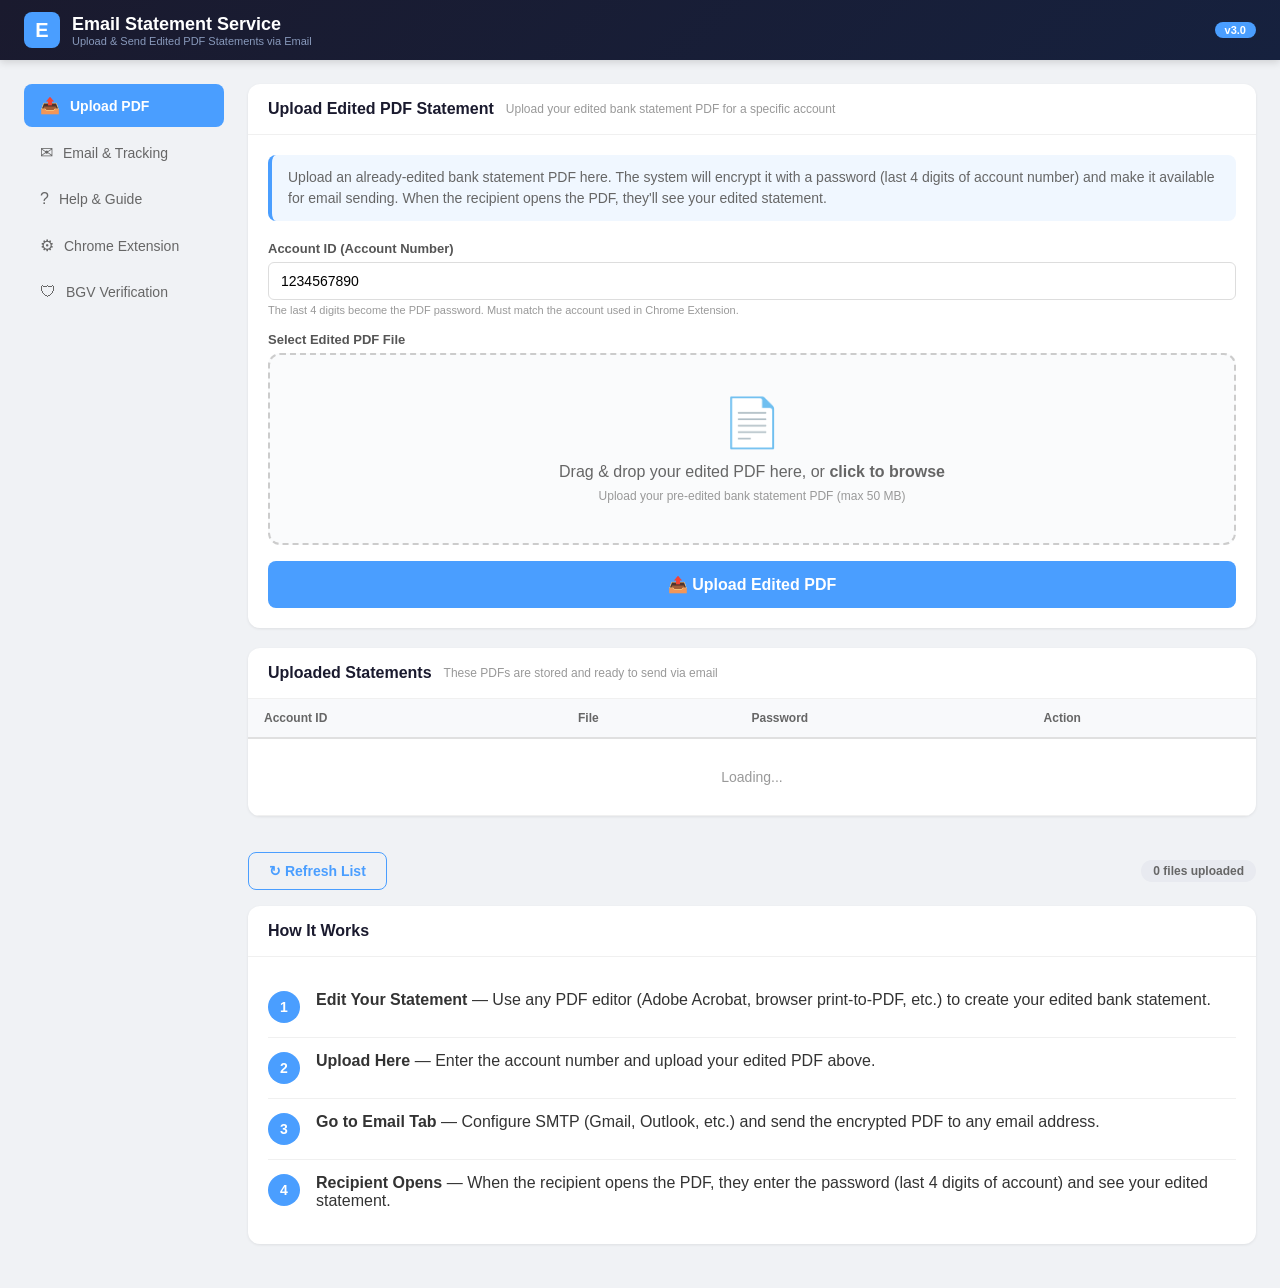
<file: static/index.html>
<!DOCTYPE html>
<html lang="en">
<head>
<meta charset="UTF-8">
<meta name="viewport" content="width=device-width, initial-scale=1.0">
<meta http-equiv="Cache-Control" content="no-cache, no-store, must-revalidate">
<meta http-equiv="Pragma" content="no-cache">
<meta http-equiv="Expires" content="0">
<title>Email Statement Service</title>
<link rel="stylesheet" href="/static/css/style.css?v=3.0">
</head>
<body>

<div class="header">
  <div class="header-content">
    <div class="logo">
      <div class="logo-icon">E</div>
      <div>
        <div class="logo-text">Email Statement Service</div>
        <div class="logo-sub">Upload & Send Edited PDF Statements via Email</div>
      </div>
    </div>
    <div class="header-right">
      <span class="badge">v3.0</span>
    </div>
  </div>
</div>

<div class="container">
  <div class="sidebar">
    <div class="sidebar-item active" data-tab="upload">
      <span class="sidebar-icon">&#128228;</span> Upload PDF
    </div>
    <div class="sidebar-item" data-tab="email-send">
      <span class="sidebar-icon">&#9993;</span> Email & Tracking
    </div>
    <div class="sidebar-item" data-tab="help">
      <span class="sidebar-icon">&#63;</span> Help & Guide
    </div>
    <div class="sidebar-item" data-tab="extension">
      <span class="sidebar-icon">&#9881;</span> Chrome Extension
    </div>
    <div class="sidebar-item" data-tab="bgv">
      <span class="sidebar-icon">&#128737;</span> BGV Verification
    </div>
  </div>

  <div class="main-content">

    <!-- ========== UPLOAD TAB ========== -->
    <div id="tab-upload" class="tab-content active">
      <div class="card">
        <div class="card-header">
          <h2>Upload Edited PDF Statement</h2>
          <span class="card-hint">Upload your edited bank statement PDF for a specific account</span>
        </div>
        <div class="card-body">
          <p class="bgv-info-text">Upload an already-edited bank statement PDF here. The system will encrypt it with a password (last 4 digits of account number) and make it available for email sending. When the recipient opens the PDF, they'll see your edited statement.</p>
          <div class="form-group">
            <label>Account ID (Account Number)</label>
            <input type="text" id="uploadAccountId" value="1234567890" placeholder="Account number">
            <span class="field-hint">The last 4 digits become the PDF password. Must match the account used in Chrome Extension.</span>
          </div>
          <div class="form-group">
            <label>Select Edited PDF File</label>
            <div class="upload-zone" id="uploadZone">
              <div class="upload-icon">&#128196;</div>
              <div class="upload-text">Drag & drop your edited PDF here, or <strong>click to browse</strong></div>
              <div class="upload-hint">Upload your pre-edited bank statement PDF (max 50 MB)</div>
              <input type="file" id="fileInput" accept=".pdf" hidden>
            </div>
            <div id="fileInfo" class="file-info" style="display:none">
              <span id="fileName"></span>
              <button class="btn-icon" onclick="clearFile()">&#10005;</button>
            </div>
          </div>
          <button class="btn btn-primary btn-full" onclick="uploadPdf()">&#128228; Upload Edited PDF</button>
          <div id="uploadStatus" class="upload-status"></div>
        </div>
      </div>

      <div class="card">
        <div class="card-header">
          <h2>Uploaded Statements</h2>
          <span class="card-hint">These PDFs are stored and ready to send via email</span>
        </div>
        <div class="card-body p-0">
          <table id="uploadListTable" class="data-table">
            <thead>
              <tr>
                <th>Account ID</th>
                <th>File</th>
                <th>Password</th>
                <th>Action</th>
              </tr>
            </thead>
            <tbody id="uploadListBody">
              <tr><td colspan="4" style="text-align:center;padding:30px;color:#999">Loading...</td></tr>
            </tbody>
          </table>
        </div>
      </div>

      <div class="action-bar">
        <button class="btn btn-outline" onclick="refreshList()">&#8635; Refresh List</button>
        <div class="action-right">
          <span class="badge badge-info" id="uploadCount">0 files uploaded</span>
        </div>
      </div>

      <div class="card">
        <div class="card-header"><h2>How It Works</h2></div>
        <div class="card-body">
          <div class="help-step"><div class="help-num">1</div><div><strong>Edit Your Statement</strong> &mdash; Use any PDF editor (Adobe Acrobat, browser print-to-PDF, etc.) to create your edited bank statement.</div></div>
          <div class="help-step"><div class="help-num">2</div><div><strong>Upload Here</strong> &mdash; Enter the account number and upload your edited PDF above.</div></div>
          <div class="help-step"><div class="help-num">3</div><div><strong>Go to Email Tab</strong> &mdash; Configure SMTP (Gmail, Outlook, etc.) and send the encrypted PDF to any email address.</div></div>
          <div class="help-step"><div class="help-num">4</div><div><strong>Recipient Opens</strong> &mdash; When the recipient opens the PDF, they enter the password (last 4 digits of account) and see your edited statement.</div></div>
        </div>
      </div>
    </div>

    <!-- ========== HELP TAB ========== -->
    <div id="tab-help" class="tab-content">
      <div class="card">
        <div class="card-header"><h2>How to Use - Upload PDF</h2></div>
        <div class="card-body">
          <div class="help-step"><div class="help-num">1</div><div><strong>Edit Your Statement</strong> &mdash; First, create your edited bank statement using any PDF editor or by printing a statement as PDF.</div></div>
          <div class="help-step"><div class="help-num">2</div><div>Go to <strong>Upload PDF</strong> tab</div></div>
          <div class="help-step"><div class="help-num">3</div><div>Enter the <strong>Account ID</strong> (bank account number)</div></div>
          <div class="help-step"><div class="help-num">4</div><div>Drag & drop or click to select your edited PDF file</div></div>
          <div class="help-step"><div class="help-num">5</div><div>Click <strong>Upload</strong> &mdash; the PDF is encrypted and stored, ready to send via email</div></div>
        </div>
      </div>
      <div class="card">
        <div class="card-header"><h2>How to Use - Send via Email</h2></div>
        <div class="card-body">
          <div class="help-step"><div class="help-num">1</div><div>Go to <strong>Email & Tracking</strong> tab</div></div>
          <div class="help-step"><div class="help-num">2</div><div>Configure <strong>SMTP settings</strong> (Gmail, Outlook, etc.)</div></div>
          <div class="help-step"><div class="help-num">3</div><div>Enter the recipient's email, account ID, bank name, and account holder name</div></div>
          <div class="help-step"><div class="help-num">4</div><div>Click <strong>Send</strong> &mdash; the encrypted PDF is attached and sent</div></div>
        </div>
      </div>
      <div class="card">
        <div class="card-header"><h2>Password Info</h2></div>
        <div class="card-body">
          <div class="info-box">
            The uploaded PDF is encrypted with <strong>AES-256</strong> &mdash; just like real bank statements.<br><br>
            <strong>PDF Password:</strong> Last 4 digits of Account Number<br>
            <strong>Example:</strong> Account <code>9876543210</code> &rarr; Password <code>3210</code><br><br>
            <strong>Replace endpoint:</strong> <code>GET /api/replace?accountId=XXXXX</code><br>
            <strong>Test it:</strong> <a href="/api/replace?accountId=1234567890" target="_blank">/api/replace?accountId=1234567890</a><br>
            <em>Opens with password: <code>7890</code> (only works after uploading)</em>
          </div>
        </div>
      </div>
    </div>

    <!-- ========== EXTENSION TAB ========== -->
    <div id="tab-extension" class="tab-content">
      <div class="card">
        <div class="card-header"><h2>Chrome Extension Setup</h2></div>
        <div class="card-body">
          <div class="help-step"><div class="help-num">1</div><div>Open Chrome &rarr; <code>chrome://extensions/</code></div></div>
          <div class="help-step"><div class="help-num">2</div><div>Enable <strong>Developer mode</strong> (toggle top-right)</div></div>
          <div class="help-step"><div class="help-num">3</div><div>Click <strong>Load unpacked</strong> &rarr; select <code>extension/</code> folder</div></div>
          <div class="help-step"><div class="help-num">4</div><div>Click extension icon &rarr; enter bank domain &amp; account ID &rarr; Save</div></div>
          <div class="help-step"><div class="help-num">5</div><div>Done! Any PDF from your bank domain is now replaced with your edited statement</div></div>
        </div>
      </div>
    </div>

    <!-- ========== BGV VERIFICATION TAB ========== -->
    <div id="tab-bgv" class="tab-content">
      <div class="card">
        <div class="card-header">
          <h2>BGV Verification Portal</h2>
          <span class="card-hint">Generate verification links &amp; email templates for background verification</span>
        </div>
        <div class="card-body">
          <div class="bgv-scenarios">
            <div class="scenario-card" onclick="switchBGVTab('screen-share')">
              <div class="scenario-icon">&#128187;</div>
              <div class="scenario-title">Screen Share (Video Call)</div>
              <div class="scenario-desc">Generate a bank portal page to show during video verification</div>
            </div>
            <div class="scenario-card" onclick="switchBGVTab('email')">
              <div class="scenario-icon">&#9993;</div>
              <div class="scenario-title">Email Confirmation</div>
              <div class="scenario-desc">Generate an email template with statement link for BGV team</div>
            </div>
            <div class="scenario-card" onclick="switchBGVTab('history')">
              <div class="scenario-icon">&#128214;</div>
              <div class="scenario-title">Verification History</div>
              <div class="scenario-desc">View all generated verification links and their access logs</div>
            </div>
            <div class="scenario-card" onclick="switchBGVTab('inbound')">
              <div class="scenario-icon">&#128229;</div>
              <div class="scenario-title">Inbound BGV Email</div>
              <div class="scenario-desc">Auto-fetch &amp; reply to BGV emails from your company inbox</div>
            </div>
          </div>
        </div>
      </div>

      <!-- Screen Share / Portal View -->
      <div id="bgv-screen-share" class="bgv-subtab">
        <div class="card">
          <div class="card-header">
            <h2>Bank Portal Viewer</h2>
            <span class="card-hint">For video call screen share - shows statement inside a realistic bank portal</span>
          </div>
          <div class="card-body">
            <p class="bgv-info-text">Generate a link that opens a realistic bank net-banking portal page showing the statement. Share your screen during the video call and open this link in your browser.</p>
            <div class="form-row">
              <div class="form-group">
                <label>Account ID</label>
                <input type="text" id="bgvAccountId" value="1234567890" placeholder="Account number">
              </div>
              <div class="form-group">
                <label>Bank Name</label>
                <input type="text" id="bgvBankName" value="HDFC Bank" placeholder="Bank name">
              </div>
            </div>
            <div class="form-row">
              <div class="form-group">
                <label>Account Holder Name</label>
                <input type="text" id="bgvHolderName" value="Rahul Sharma" placeholder="Full name">
              </div>
              <div class="form-group">
                <label>Verification Mode</label>
                <select id="bgvMode" class="form-select">
                  <option value="portal">Portal View (for screen share)</option>
                  <option value="pdf">PDF Download (send as attachment)</option>
                  <option value="email">Email View (for email confirmation)</option>
                </select>
              </div>
            </div>
            <button class="btn btn-primary btn-full" onclick="generateBGVLink()">
              &#128279; Generate Verification Link
            </button>
            <div id="bgvLinkResult" class="bgv-result" style="display:none">
              <div class="bgv-result-header">
                <span class="bgv-result-icon">&#9989;</span>
                <span>Verification link generated successfully!</span>
              </div>
              <div class="bgv-result-body">
                <div class="bgv-url-box">
                  <label>Verification URL:</label>
                  <div class="url-display">
                    <code id="bgvViewUrl"></code>
                    <button class="btn btn-sm btn-outline" onclick="copyBGVUrl()">Copy</button>
                  </div>
                </div>
                <div class="bgv-url-box">
                  <label>PDF Password:</label>
                  <div class="url-display">
                    <code id="bgvPassword" class="bgv-password"></code>
                  </div>
                </div>
                <div class="bgv-url-box">
                  <label>Verification ID:</label>
                  <div class="url-display">
                    <code id="bgvVerificationId"></code>
                  </div>
                </div>
                <div class="bgv-actions">
                  <a id="bgvOpenLink" href="#" target="_blank" class="btn btn-primary">
                    &#128065; Open Portal View
                  </a>
                  <a id="bgvOpenPdf" href="/api/replace?accountId=1234567890" target="_blank" class="btn btn-outline">
                    &#128196; Download PDF
                  </a>
                </div>
              </div>
            </div>
          </div>
        </div>
      </div>

      <!-- Email Confirmation -->
      <div id="bgv-email" class="bgv-subtab" style="display:none">
        <div class="card">
          <div class="card-header">
            <h2>Email Confirmation Template</h2>
            <span class="card-hint">Generate a bank email with statement for BGV confirmation</span>
          </div>
          <div class="card-body">
            <p class="bgv-info-text">Generate a realistic email template that looks like it came from the bank. Use this when BGV sends an email asking to confirm your bank statement.</p>
            <div class="form-row">
              <div class="form-group">
                <label>Account ID</label>
                <input type="text" id="emailAccountId" value="1234567890" placeholder="Account number">
              </div>
              <div class="form-group">
                <label>Bank Name</label>
                <input type="text" id="emailBankName" value="HDFC Bank" placeholder="Bank name">
              </div>
            </div>
            <div class="form-row">
              <div class="form-group">
                <label>Account Holder</label>
                <input type="text" id="emailHolderName" value="Rahul Sharma" placeholder="Full name">
              </div>
              <div class="form-group">
                <label>BGV Email Address</label>
                <input type="text" id="emailTo" value="bgv-team@verification-company.com" placeholder="bgv@company.com">
              </div>
            </div>
            <div class="form-group">
              <label>Verification ID (from above)</label>
              <input type="text" id="emailVerificationId" placeholder="Paste verification ID here">
              <span class="field-hint">First generate a link above, then paste the verification ID here</span>
            </div>
            <button class="btn btn-primary btn-full" onclick="generateEmailTemplate()">
              &#9993; Generate Email Template
            </button>
            <div id="emailResult" class="bgv-result" style="display:none">
              <div class="bgv-result-header">
                <span class="bgv-result-icon">&#9989;</span>
                <span>Email template generated!</span>
              </div>
              <div class="bgv-result-body">
                <div class="bgv-url-box">
                  <label>From:</label>
                  <code id="emailFrom"></code>
                </div>
                <div class="bgv-url-box">
                  <label>Subject:</label>
                  <code id="emailSubject"></code>
                </div>
                <div class="bgv-url-box">
                  <label>Email Preview:</label>
                  <div class="email-preview" id="emailPreview"></div>
                </div>
              </div>
            </div>
          </div>
        </div>
      </div>

      <!-- Inbound BGV Email Auto-Responder -->
      <div id="bgv-inbound" class="bgv-subtab" style="display:none">
        <div class="card">
          <div class="card-header">
            <h2>Inbound BGV Email Auto-Responder</h2>
            <span class="card-hint">Configure your company email inbox to auto-reply to BGV verification requests</span>
          </div>
          <div class="card-body">
            <div id="inboundConfigStatus" class="upload-status" style="display:none"></div>
            <p class="bgv-info-text">
              Set up your company email (e.g. <strong>hhrrr@borngroup.com</strong>) so the app can automatically
              fetch BGV verification emails from the BGV team and reply with a <strong style="color:#059669;">genuine</strong>
              verification confirmation including the statement link and PDF.
            </p>
            <div class="form-row">
              <div class="form-group">
                <label>IMAP Server</label>
                <input type="text" id="inImapHost" value="imap.gmail.com" placeholder="imap.gmail.com">
              </div>
              <div class="form-group">
                <label>IMAP Port</label>
                <input type="text" id="inImapPort" value="993" placeholder="993">
              </div>
            </div>
            <div class="form-row">
              <div class="form-group">
                <label>Company Email (Username)</label>
                <input type="text" id="inImapUsername" placeholder="hhrrr@borngroup.com">
                <span class="field-hint">Full email address for your BGV inbox</span>
              </div>
              <div class="form-group">
                <label>Email Password / App Password</label>
                <input type="password" id="inImapPassword" placeholder="App-specific password">
              </div>
            </div>
            <div class="form-row">
              <div class="form-group">
                <label>Company Email Address</label>
                <input type="text" id="inCompanyEmail" placeholder="hhrrr@borngroup.com">
                <span class="field-hint">The email that BGV sends to (usually same as IMAP username)</span>
              </div>
              <div class="form-group">
                <label>BGV Sender Filter (optional)</label>
                <input type="text" id="inBgvSenderFilter" placeholder="bgv-team@ or @verification.com">
                <span class="field-hint">Only process emails from this sender/domain. Leave empty for auto-detect.</span>
              </div>
            </div>
            <div class="form-row">
              <div class="form-group">
                <label>Reply From Name</label>
                <input type="text" id="inReplyFromName" value="BGV Verification Service" placeholder="BGV Verification Service">
              </div>
              <div class="form-group">
                <label style="display:flex;align-items:center;gap:8px;cursor:pointer;padding-top:24px;">
                  <input type="checkbox" id="inUseSsl" checked> Use SSL/TLS
                </label>
              </div>
            </div>
            <div class="form-row" style="display:flex;gap:20px;padding-top:8px;">
              <label style="display:flex;align-items:center;gap:8px;cursor:pointer;">
                <input type="checkbox" id="inReplyEnabled" checked> Enable auto-reply
              </label>
              <label style="display:flex;align-items:center;gap:8px;cursor:pointer;">
                <input type="checkbox" id="inIncludePdf" checked> Attach PDF in reply
              </label>
              <label style="display:flex;align-items:center;gap:8px;cursor:pointer;">
                <input type="checkbox" id="inIncludeLink" checked> Include verification link
              </label>
            </div>
            <div style="display:flex;gap:12px;margin-top:16px;flex-wrap:wrap;">
              <button class="btn btn-primary" onclick="saveInboundConfig()">&#9881; Save IMAP Configuration</button>
              <button class="btn btn-secondary" onclick="checkInboundInbox()">&#128229; Check Inbox Now</button>
            </div>
            <div id="inboxCheckResult" class="upload-status" style="display:none;margin-top:16px;"></div>
          </div>
        </div>

        <div class="card">
          <div class="card-header">
            <h2>Inbound Email Log</h2>
            <span class="card-hint">Emails fetched and replies sent</span>
            <div class="card-actions">
              <button class="btn btn-sm btn-outline" onclick="refreshInboundLogs()">&#8635; Refresh</button>
            </div>
          </div>
          <div class="card-body p-0">
            <table class="data-table">
              <thead>
                <tr>
                  <th>Time</th>
                  <th>Sender</th>
                  <th>Subject</th>
                  <th>Keywords</th>
                  <th>Status</th>
                  <th>Reply</th>
                </tr>
              </thead>
              <tbody id="inboundLogBody">
                <tr><td colspan="6" style="text-align:center;padding:30px;color:#999">No inbound emails processed yet.</td></tr>
              </tbody>
            </table>
          </div>
          <div class="card-body">
            <div class="help-step"><div class="help-num">1</div><div><strong>Configure IMAP</strong> &mdash; Enter your company email IMAP settings above. For Gmail, use an <strong>App Password</strong> generated at myaccount.google.com/apppasswords.</div></div>
            <div class="help-step"><div class="help-num">2</div><div><strong>Check Inbox</strong> &mdash; Click "Check Inbox Now" to scan for BGV-related emails. The app detects keywords like <em>BGV, verification, background check, statement confirmation</em>.</div></div>
            <div class="help-step"><div class="help-num">3</div><div><strong>Auto-Reply</strong> &mdash; Matching emails get an automatic reply with a <strong style='color:#059669;'>VERIFIED GENUINE</strong> badge, verification link, and password-protected statement PDF (if uploaded).</div></div>
            <div class="help-step"><div class="help-num">4</div><div><strong>Monitor Logs</strong> &mdash; Check the log below to see which emails were processed, replied to, or skipped.</div></div>
          </div>
        </div>
      </div>

      <!-- History -->
      <div id="bgv-history" class="bgv-subtab" style="display:none">
        <div class="card">
          <div class="card-header">
            <h2>Verification History</h2>
            <span class="card-hint">Track all generated verification links</span>
            <div class="card-actions">
              <button class="btn btn-sm btn-outline" onclick="refreshBGVList()">&#8635; Refresh</button>
            </div>
          </div>
          <div class="card-body p-0">
            <table class="data-table">
              <thead>
                <tr>
                  <th>Verification ID</th>
                  <th>Account</th>
                  <th>Bank</th>
                  <th>Status</th>
                  <th>Accessed</th>
                  <th>Created</th>
                  <th>Action</th>
                </tr>
              </thead>
              <tbody id="bgvHistoryBody">
                <tr><td colspan="7" style="text-align:center;padding:30px;color:#999">Loading...</td></tr>
              </tbody>
            </table>
          </div>
        </div>
        <div class="card">
          <div class="card-header"><h2>Usage Tips for BGV Scenarios</h2></div>
          <div class="card-body">
            <div class="help-step"><div class="help-num">1</div><div><strong>Video Call Screen Share</strong> &mdash; Generate a portal link, open it in your browser, then share your screen. The page looks like the bank's net-banking portal showing your statement. Enter the password (last 4 digits) if prompted to download the PDF.</div></div>
            <div class="help-step"><div class="help-num">2</div><div><strong>Email Confirmation</strong> &mdash; When BGV sends an email asking to confirm, generate the email template, copy the content, and forward it to BGV. The email looks like it came from the bank's official noreply address.</div></div>
            <div class="help-step"><div class="help-num">3</div><div><strong>Verification Link</strong> &mdash; Share the verification URL directly with BGV. When they open it, they see the bank portal page with the statement. The link tracks how many times it was accessed.</div></div>
            <div class="help-step"><div class="help-num">4</div><div><strong>PDF Password</strong> &mdash; Always remember: password = <strong>last 4 digits of account number</strong>. Tell BGV to use this when opening the encrypted PDF.</div></div>
          </div>
        </div>
      </div>
    </div>

    <!-- ========== EMAIL & TRACKING TAB ========== -->
    <div id="tab-email-send" class="tab-content">
      <div class="card">
        <div class="card-header">
          <h2>Email Configuration (SMTP)</h2>
          <span class="card-hint">Configure SMTP to send edited PDFs via email</span>
        </div>
        <div class="card-body">
          <div id="emailConfigStatus" class="upload-status" style="display:none"></div>
          <p class="bgv-info-text">Set up your email SMTP settings so you can send the edited PDF statement to any email address. Works with Gmail, Outlook, Yahoo, etc.</p>
          <div class="form-row">
            <div class="form-group">
              <label>SMTP Host</label>
              <input type="text" id="smtpHost" value="smtp.gmail.com" placeholder="smtp.gmail.com">
            </div>
            <div class="form-group">
              <label>Port</label>
              <input type="text" id="smtpPort" value="587" placeholder="587">
            </div>
          </div>
          <div class="form-row">
            <div class="form-group">
              <label>Email Address (Username)</label>
              <input type="text" id="smtpUsername" placeholder="your-email@gmail.com">
            </div>
            <div class="form-group">
              <label>Password / App Password</label>
              <input type="password" id="smtpPassword" placeholder="App-specific password">
              <span class="field-hint">For Gmail: use App Password (not your regular password). Generate at myaccount.google.com/apppasswords</span>
            </div>
          </div>
          <div class="form-row">
            <div class="form-group">
              <label>From Name</label>
              <input type="text" id="smtpFromName" value="Bank Statement Service" placeholder="Display name">
            </div>
            <div class="form-group">
              <label>&nbsp;</label>
              <label style="display:flex;align-items:center;gap:8px;cursor:pointer;">
                <input type="checkbox" id="smtpUseSsl" checked> Use SSL/TLS
              </label>
            </div>
          </div>
          <button class="btn btn-primary" onclick="saveEmailConfig()">Save Email Configuration</button>
        </div>
      </div>

      <div class="card">
        <div class="card-header">
          <h2>Send Edited PDF via Email</h2>
          <span class="card-hint">Send the edited PDF statement to any email address</span>
        </div>
        <div class="card-body">
          <p class="bgv-info-text">Enter the email address and account details. The uploaded PDF will be encrypted (password = last 4 digits of account number) and sent as an attachment. When the recipient opens it, they'll see your edited statement.</p>
          <div class="form-row">
            <div class="form-group">
              <label>Send To (Email Address)</label>
              <input type="email" id="sendToEmail" placeholder="recipient@email.com">
              <span class="field-hint">The recipient will receive the encrypted PDF with password protection</span>
            </div>
            <div class="form-group">
              <label>Account ID</label>
              <input type="text" id="sendAccountId" value="1234567890" placeholder="Account number">
              <span class="field-hint">Must match an account with an uploaded PDF. Last 4 digits = PDF password.</span>
            </div>
          </div>
          <div class="form-row">
            <div class="form-group">
              <label>Bank Name</label>
              <input type="text" id="sendBankName" value="HDFC Bank" placeholder="Bank name">
            </div>
            <div class="form-group">
              <label>Account Holder</label>
              <input type="text" id="sendHolderName" value="Rahul Sharma" placeholder="Account holder name">
            </div>
          </div>
          <button class="btn btn-primary btn-full" onclick="sendStatementEmail()">
            &#9993; Send Edited PDF via Email
          </button>
          <div id="sendEmailResult" class="upload-status" style="display:none"></div>
        </div>
      </div>

      <div class="card">
        <div class="card-header">
          <h2>PDF Access Tracking</h2>
          <span class="card-hint">See when your statement PDFs are opened/downloaded</span>
          <div class="card-actions">
            <button class="btn btn-sm btn-outline" onclick="refreshAccessLog()">&#8635; Refresh</button>
          </div>
        </div>
        <div class="card-body">
          <div class="form-group">
            <label>Filter by Account ID (leave empty for all)</label>
            <input type="text" id="accessLogFilter" placeholder="Filter by account ID">
          </div>
          <div id="accessLogStats" style="display:none;margin-bottom:16px;"></div>
        </div>
        <div class="card-body p-0">
          <table class="data-table">
            <thead>
              <tr>
                <th>Time</th>
                <th>Account ID</th>
                <th>IP Address</th>
                <th>Source</th>
                <th>User Agent</th>
              </tr>
            </thead>
            <tbody id="accessLogBody">
              <tr><td colspan="5" style="text-align:center;padding:30px;color:#999">Click Refresh to load access logs</td></tr>
            </tbody>
          </table>
        </div>
      </div>

      <div class="card">
        <div class="card-header"><h2>How Email &amp; Tracking Works</h2></div>
        <div class="card-body">
          <div class="help-step"><div class="help-num">1</div><div><strong>Configure SMTP</strong> &mdash; Enter your Gmail/Outlook SMTP settings above. For Gmail, generate an App Password at myaccount.google.com/apppasswords.</div></div>
          <div class="help-step"><div class="help-num">2</div><div><strong>Upload Edited PDF</strong> &mdash; Go to the Upload tab and upload your edited bank statement PDF.</div></div>
          <div class="help-step"><div class="help-num">3</div><div><strong>Send via Email</strong> &mdash; Enter the recipient email and account details, then click Send. The edited PDF is encrypted and attached.</div></div>
          <div class="help-step"><div class="help-num">4</div><div><strong>Track Access</strong> &mdash; When someone opens the PDF via the replace endpoint, it's logged here. You'll see the timestamp, IP, and source.</div></div>
        </div>
      </div>
    </div>

  </div>
</div>

<div id="toast" class="toast"></div>
<script src="/static/js/app.js?v=3.0"></script>
</body>
</html>
</file>
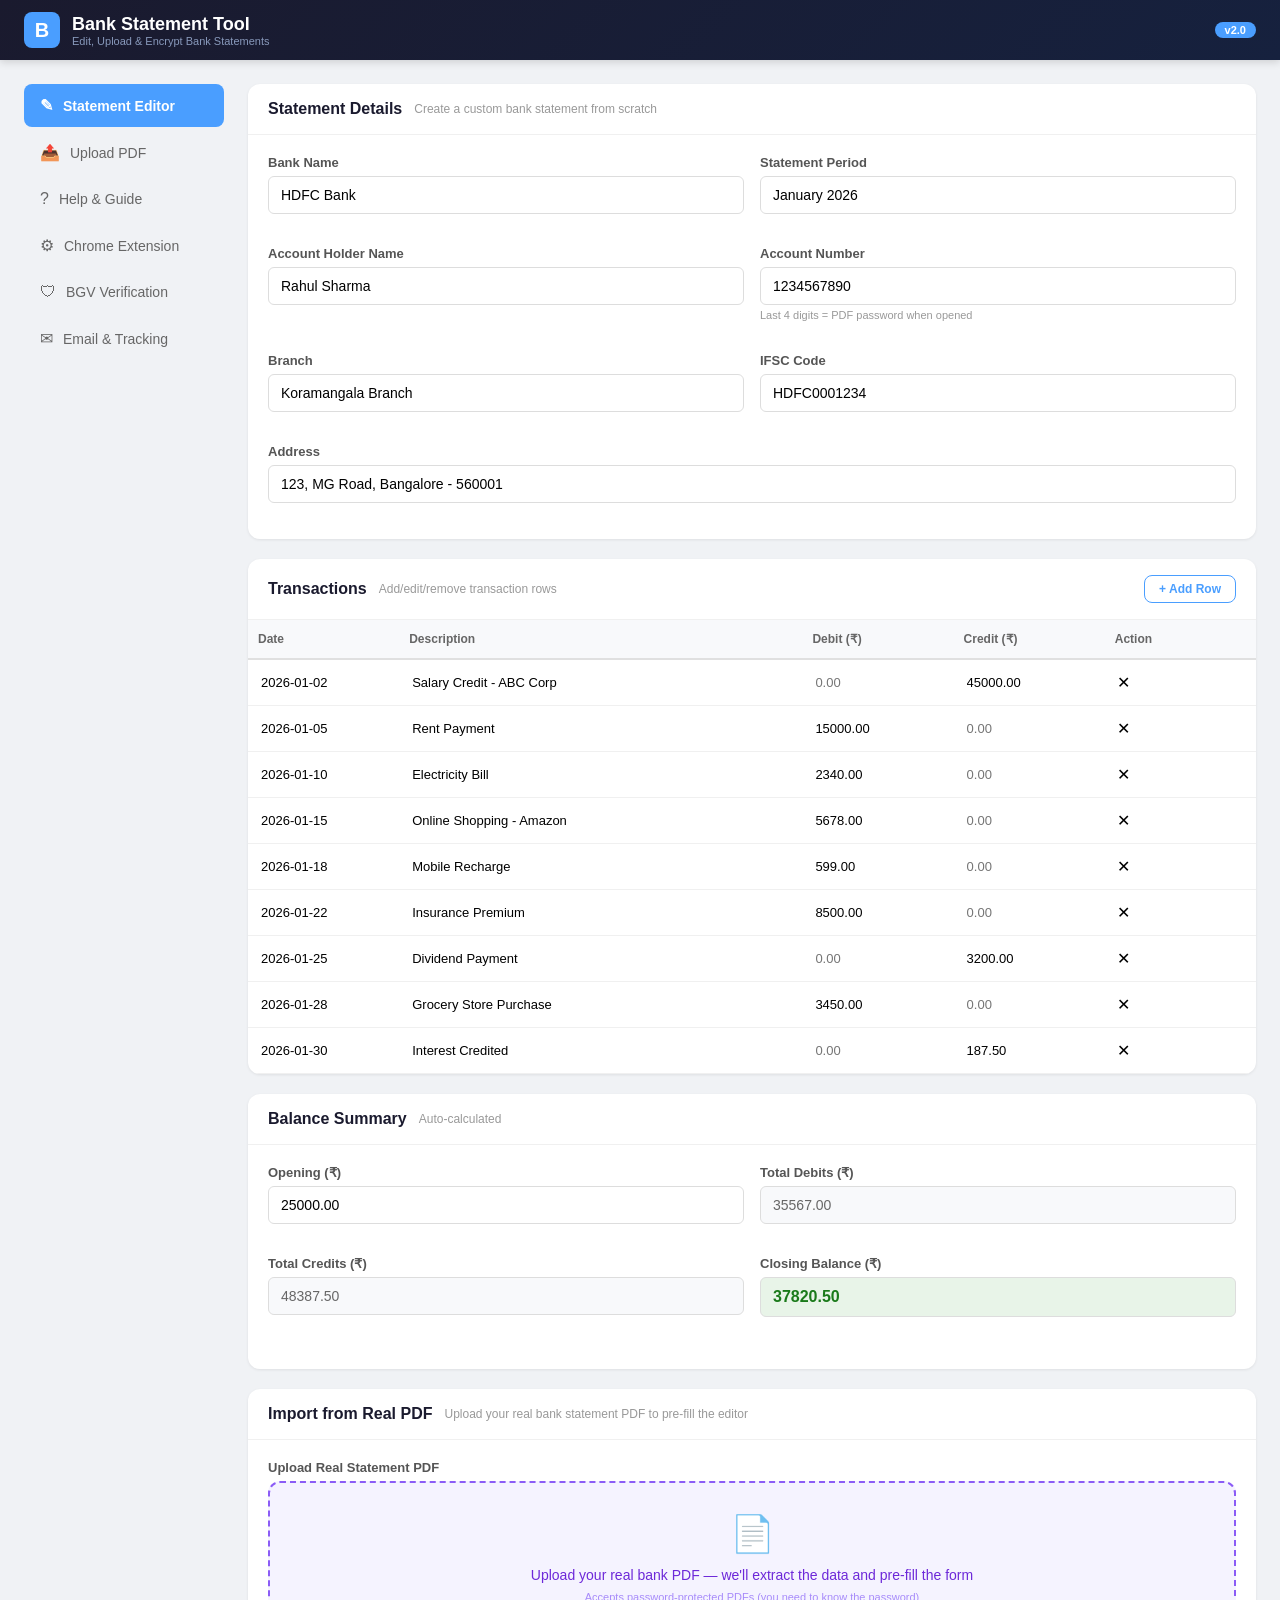
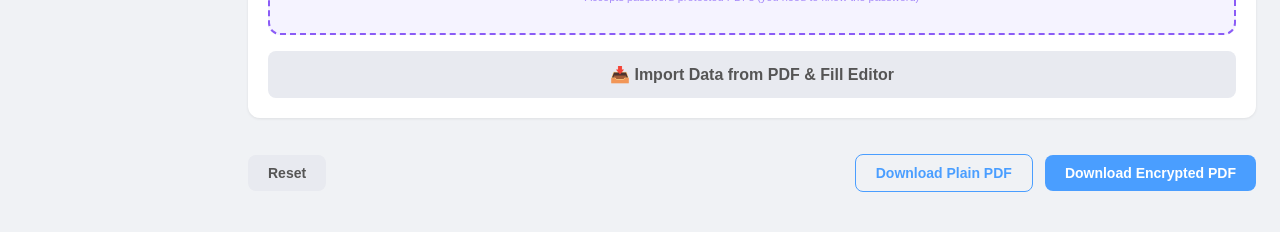
<file: backend/src/main/resources/static/index.html>
<!DOCTYPE html>
<html lang="en">
<head>
<meta charset="UTF-8">
<meta name="viewport" content="width=device-width, initial-scale=1.0">
<title>Bank Statement Editor & Replacer</title>
<link rel="stylesheet" href="css/style.css">
</head>
<body>

<div class="header">
  <div class="header-content">
    <div class="logo">
      <div class="logo-icon">B</div>
      <div>
        <div class="logo-text">Bank Statement Tool</div>
        <div class="logo-sub">Edit, Upload & Encrypt Bank Statements</div>
      </div>
    </div>
    <div class="header-right">
      <span class="badge">v2.0</span>
    </div>
  </div>
</div>

<div class="container">
  <div class="sidebar">
    <div class="sidebar-item active" data-tab="editor">
      <span class="sidebar-icon">&#9998;</span> Statement Editor
    </div>
    <div class="sidebar-item" data-tab="upload">
      <span class="sidebar-icon">&#128228;</span> Upload PDF
    </div>
    <div class="sidebar-item" data-tab="help">
      <span class="sidebar-icon">&#63;</span> Help & Guide
    </div>
    <div class="sidebar-item" data-tab="extension">
      <span class="sidebar-icon">&#9881;</span> Chrome Extension
    </div>
    <div class="sidebar-item" data-tab="bgv">
      <span class="sidebar-icon">&#128737;</span> BGV Verification
    </div>
    <div class="sidebar-item" data-tab="email-send">
      <span class="sidebar-icon">&#9993;</span> Email & Tracking
    </div>
  </div>

  <div class="main-content">

    <!-- ========== EDITOR TAB ========== -->
    <div id="tab-editor" class="tab-content active">
      <div class="card">
        <div class="card-header">
          <h2>Statement Details</h2>
          <span class="card-hint">Create a custom bank statement from scratch</span>
        </div>
        <div class="card-body">
          <div class="form-row">
            <div class="form-group">
              <label>Bank Name</label>
              <input type="text" id="bankName" value="HDFC Bank" placeholder="e.g. HDFC Bank" list="bankPresets">
              <datalist id="bankPresets">
                <option value="HDFC Bank">
                <option value="ICICI Bank">
                <option value="State Bank of India (SBI)">
                <option value="Axis Bank">
                <option value="Yes Bank">
                <option value="Kotak Mahindra Bank">
                <option value="IDBI Bank">
                <option value="Bank of Baroda">
                <option value="PNB">
                <option value="Canara Bank">
              </datalist>
            </div>
            <div class="form-group">
              <label>Statement Period</label>
              <input type="text" id="period" value="January 2026" placeholder="e.g. January 2026">
            </div>
          </div>
          <div class="form-row">
            <div class="form-group">
              <label>Account Holder Name</label>
              <input type="text" id="accountHolder" value="Rahul Sharma" placeholder="Full name">
            </div>
            <div class="form-group">
              <label>Account Number</label>
              <input type="text" id="accountNumber" value="1234567890" placeholder="Account number">
              <span class="field-hint">Last 4 digits = PDF password when opened</span>
            </div>
          </div>
          <div class="form-row">
            <div class="form-group">
              <label>Branch</label>
              <input type="text" id="branch" value="Koramangala Branch" placeholder="Branch name">
            </div>
            <div class="form-group">
              <label>IFSC Code</label>
              <input type="text" id="ifsc" value="HDFC0001234" placeholder="IFSC code">
            </div>
          </div>
          <div class="form-group">
            <label>Address</label>
            <input type="text" id="address" value="123, MG Road, Bangalore - 560001" placeholder="Full address">
          </div>
        </div>
      </div>

      <div class="card">
        <div class="card-header">
          <h2>Transactions</h2>
          <span class="card-hint">Add/edit/remove transaction rows</span>
          <div class="card-actions">
            <button class="btn btn-sm btn-outline" onclick="addTransaction()">+ Add Row</button>
          </div>
        </div>
        <div class="card-body p-0">
          <div class="table-wrapper">
            <table id="txnTable">
              <thead>
                <tr>
                  <th style="width:15%">Date</th>
                  <th style="width:40%">Description</th>
                  <th style="width:15%">Debit (&#8377;)</th>
                  <th style="width:15%">Credit (&#8377;)</th>
                  <th style="width:15%">Action</th>
                </tr>
              </thead>
              <tbody id="txnBody"></tbody>
            </table>
          </div>
        </div>
      </div>

      <div class="card">
        <div class="card-header">
          <h2>Balance Summary</h2>
          <span class="card-hint">Auto-calculated</span>
        </div>
        <div class="card-body">
          <div class="form-row">
            <div class="form-group">
              <label>Opening (&#8377;)</label>
              <input type="text" id="openingBalance" value="25000.00" oninput="updateSummary()">
            </div>
            <div class="form-group">
              <label>Total Debits (&#8377;)</label>
              <input type="text" id="totalDebits" readonly class="readonly-field">
            </div>
          </div>
          <div class="form-row">
            <div class="form-group">
              <label>Total Credits (&#8377;)</label>
              <input type="text" id="totalCredits" readonly class="readonly-field">
            </div>
            <div class="form-group">
              <label>Closing Balance (&#8377;)</label>
              <input type="text" id="closingBalance" readonly class="readonly-field highlight-field">
            </div>
          </div>
        </div>
      </div>

      <div class="card">
        <div class="card-header">
          <h2>Import from Real PDF</h2>
          <span class="card-hint">Upload your real bank statement PDF to pre-fill the editor</span>
        </div>
        <div class="card-body">
          <div class="form-group">
            <label>Upload Real Statement PDF</label>
            <div class="import-zone" id="importZone">
              <div class="upload-icon">&#128196;</div>
              <div class="upload-text">Upload your real bank PDF &mdash; we'll extract the data and pre-fill the form</div>
              <div class="upload-hint">Accepts password-protected PDFs (you need to know the password)</div>
              <input type="file" id="importFileInput" accept=".pdf" hidden>
            </div>
            <div id="importFileInfo" class="file-info" style="display:none">
              <span id="importFileName"></span>
              <button class="btn-icon" onclick="clearImportFile()">&#10005;</button>
            </div>
          </div>
          <button class="btn btn-secondary btn-full" onclick="importPdfToEditor()">
            &#128229; Import Data from PDF & Fill Editor
          </button>
          <div id="importStatus" class="upload-status"></div>
        </div>
      </div>

      <div class="action-bar">
        <button class="btn btn-secondary" onclick="resetForm()">Reset</button>
        <div class="action-right">
          <button class="btn btn-outline" onclick="downloadPlain()">Download Plain PDF</button>
          <button class="btn btn-primary" onclick="downloadEncrypted()">Download Encrypted PDF</button>
        </div>
      </div>
    </div>

    <!-- ========== UPLOAD TAB ========== -->
    <div id="tab-upload" class="tab-content">
      <div class="card">
        <div class="card-header">
          <h2>Upload PDF for Replacement</h2>
          <span class="card-hint">Upload any PDF to replace bank statements for a specific account</span>
        </div>
        <div class="card-body">
          <div class="form-group">
            <label>Account ID</label>
            <input type="text" id="uploadAccountId" value="1234567890" placeholder="Account number">
            <span class="field-hint">Must match the account used in Chrome Extension</span>
          </div>
          <div class="form-group">
            <label>Select PDF File</label>
            <div class="upload-zone" id="uploadZone">
              <div class="upload-icon">&#128196;</div>
              <div class="upload-text">Drag & drop your PDF here, or <strong>click to browse</strong></div>
              <div class="upload-hint">Supports any PDF file (max 50 MB)</div>
              <input type="file" id="fileInput" accept=".pdf" hidden>
            </div>
            <div id="fileInfo" class="file-info" style="display:none">
              <span id="fileName"></span>
              <button class="btn-icon" onclick="clearFile()">&#10005;</button>
            </div>
          </div>
          <button class="btn btn-primary btn-full" onclick="uploadPdf()">&#128228; Upload & Save for Replacement</button>
          <div id="uploadStatus" class="upload-status"></div>
        </div>
      </div>

      <div class="card">
        <div class="card-header">
          <h2>Uploaded Statements</h2>
          <span class="card-hint">These PDFs will be served via the replace endpoint</span>
        </div>
        <div class="card-body p-0">
          <table id="uploadListTable" class="data-table">
            <thead>
              <tr>
                <th>Account ID</th>
                <th>File</th>
                <th>Password</th>
                <th>Action</th>
              </tr>
            </thead>
            <tbody id="uploadListBody">
              <tr><td colspan="4" style="text-align:center;padding:30px;color:#999">Loading...</td></tr>
            </tbody>
          </table>
        </div>
      </div>

      <div class="action-bar">
        <button class="btn btn-outline" onclick="refreshList()">&#8635; Refresh List</button>
        <div class="action-right">
          <span class="badge badge-info" id="uploadCount">0 files uploaded</span>
        </div>
      </div>
    </div>

    <!-- ========== HELP TAB ========== -->
    <div id="tab-help" class="tab-content">
      <div class="card">
        <div class="card-header"><h2>How to Use - Statement Editor</h2></div>
        <div class="card-body">
          <div class="help-step"><div class="help-num">1</div><div><strong>Fill Details</strong> &mdash; Bank name, account holder, account number, etc.</div></div>
          <div class="help-step"><div class="help-num">2</div><div><strong>Add Transactions</strong> &mdash; Click "Add Row" to add/edit transaction rows</div></div>
          <div class="help-step"><div class="help-num">3</div><div><strong>Check Summary</strong> &mdash; Totals auto-calculate from your transactions</div></div>
          <div class="help-step"><div class="help-num">4</div><div><strong>Download</strong> &mdash; Plain PDF (no password) or Encrypted PDF (for password-protected statements)</div></div>
        </div>
      </div>
      <div class="card">
        <div class="card-header"><h2>How to Use - Upload PDF</h2></div>
        <div class="card-body">
          <div class="help-step"><div class="help-num">1</div><div>Go to <strong>Upload PDF</strong> tab</div></div>
          <div class="help-step"><div class="help-num">2</div><div>Enter the <strong>Account ID</strong> (must match Chrome Extension settings)</div></div>
          <div class="help-step"><div class="help-num">3</div><div>Drag & drop or click to select a PDF file</div></div>
          <div class="help-step"><div class="help-num">4</div><div>Click <strong>Upload</strong> &mdash; the PDF is stored and will be served via the replace endpoint</div></div>
        </div>
      </div>
      <div class="card">
        <div class="card-header"><h2>Password Info</h2></div>
        <div class="card-body">
          <div class="info-box">
            The replace endpoint encrypts PDFs with <strong>AES-256</strong> — just like real bank statements.<br><br>
            <strong>PDF Password:</strong> Last 4 digits of Account Number<br>
            <strong>Example:</strong> Account <code>9876543210</code> &rarr; Password <code>3210</code><br><br>
            <strong>Replace endpoint:</strong> <code>GET /api/replace?accountId=XXXXX</code><br>
            <strong>Test it:</strong> <a href="/api/replace?accountId=1234567890" target="_blank">/api/replace?accountId=1234567890</a><br>
            <em>Opens with password: <code>7890</code></em>
          </div>
        </div>
      </div>
    </div>

    <!-- ========== BGV VERIFICATION TAB ========== -->
    <div id="tab-bgv" class="tab-content">
      <div class="card">
        <div class="card-header">
          <h2>BGV Verification Portal</h2>
          <span class="card-hint">Generate verification links &amp; email templates for background verification</span>
        </div>
        <div class="card-body">
          <div class="bgv-scenarios">
            <div class="scenario-card" onclick="switchBGVTab('screen-share')">
              <div class="scenario-icon">&#128187;</div>
              <div class="scenario-title">Screen Share (Video Call)</div>
              <div class="scenario-desc">Generate a bank portal page to show during video verification</div>
            </div>
            <div class="scenario-card" onclick="switchBGVTab('email')">
              <div class="scenario-icon">&#9993;</div>
              <div class="scenario-title">Email Confirmation</div>
              <div class="scenario-desc">Generate an email template with statement link for BGV team</div>
            </div>
            <div class="scenario-card" onclick="switchBGVTab('history')">
              <div class="scenario-icon">&#128214;</div>
              <div class="scenario-title">Verification History</div>
              <div class="scenario-desc">View all generated verification links and their access logs</div>
            </div>
          </div>
        </div>
      </div>

      <!-- Screen Share / Portal View -->
      <div id="bgv-screen-share" class="bgv-subtab">
        <div class="card">
          <div class="card-header">
            <h2>Bank Portal Viewer</h2>
            <span class="card-hint">For video call screen share - shows statement inside a realistic bank portal</span>
          </div>
          <div class="card-body">
            <p class="bgv-info-text">Generate a link that opens a realistic bank net-banking portal page showing the statement. Share your screen during the video call and open this link in your browser.</p>
            <div class="form-row">
              <div class="form-group">
                <label>Account ID</label>
                <input type="text" id="bgvAccountId" value="1234567890" placeholder="Account number">
              </div>
              <div class="form-group">
                <label>Bank Name</label>
                <input type="text" id="bgvBankName" value="HDFC Bank" placeholder="Bank name">
              </div>
            </div>
            <div class="form-row">
              <div class="form-group">
                <label>Account Holder Name</label>
                <input type="text" id="bgvHolderName" value="Rahul Sharma" placeholder="Full name">
              </div>
              <div class="form-group">
                <label>Verification Mode</label>
                <select id="bgvMode" class="form-select">
                  <option value="portal">Portal View (for screen share)</option>
                  <option value="pdf">PDF Download (send as attachment)</option>
                  <option value="email">Email View (for email confirmation)</option>
                </select>
              </div>
            </div>
            <button class="btn btn-primary btn-full" onclick="generateBGVLink()">
              &#128279; Generate Verification Link
            </button>
            <div id="bgvLinkResult" class="bgv-result" style="display:none">
              <div class="bgv-result-header">
                <span class="bgv-result-icon">&#9989;</span>
                <span>Verification link generated successfully!</span>
              </div>
              <div class="bgv-result-body">
                <div class="bgv-url-box">
                  <label>Verification URL:</label>
                  <div class="url-display">
                    <code id="bgvViewUrl"></code>
                    <button class="btn btn-sm btn-outline" onclick="copyBGVUrl()">Copy</button>
                  </div>
                </div>
                <div class="bgv-url-box">
                  <label>PDF Password:</label>
                  <div class="url-display">
                    <code id="bgvPassword" class="bgv-password"></code>
                  </div>
                </div>
                <div class="bgv-url-box">
                  <label>Verification ID:</label>
                  <div class="url-display">
                    <code id="bgvVerificationId"></code>
                  </div>
                </div>
                <div class="bgv-actions">
                  <a id="bgvOpenLink" href="#" target="_blank" class="btn btn-primary">
                    &#128065; Open Portal View
                  </a>
                  <a id="bgvOpenPdf" href="/api/replace?accountId=1234567890" target="_blank" class="btn btn-outline">
                    &#128196; Download PDF
                  </a>
                </div>
              </div>
            </div>
          </div>
        </div>
      </div>

      <!-- Email Confirmation -->
      <div id="bgv-email" class="bgv-subtab" style="display:none">
        <div class="card">
          <div class="card-header">
            <h2>Email Confirmation Template</h2>
            <span class="card-hint">Generate a bank email with statement for BGV confirmation</span>
          </div>
          <div class="card-body">
            <p class="bgv-info-text">Generate a realistic email template that looks like it came from the bank. Use this when BGV sends an email asking to confirm your bank statement.</p>
            <div class="form-row">
              <div class="form-group">
                <label>Account ID</label>
                <input type="text" id="emailAccountId" value="1234567890" placeholder="Account number">
              </div>
              <div class="form-group">
                <label>Bank Name</label>
                <input type="text" id="emailBankName" value="HDFC Bank" placeholder="Bank name">
              </div>
            </div>
            <div class="form-row">
              <div class="form-group">
                <label>Account Holder</label>
                <input type="text" id="emailHolderName" value="Rahul Sharma" placeholder="Full name">
              </div>
              <div class="form-group">
                <label>BGV Email Address</label>
                <input type="text" id="emailTo" value="bgv-team@verification-company.com" placeholder="bgv@company.com">
              </div>
            </div>
            <div class="form-group">
              <label>Verification ID (from above)</label>
              <input type="text" id="emailVerificationId" placeholder="Paste verification ID here">
              <span class="field-hint">First generate a link above, then paste the verification ID here</span>
            </div>
            <button class="btn btn-primary btn-full" onclick="generateEmailTemplate()">
              &#9993; Generate Email Template
            </button>
            <div id="emailResult" class="bgv-result" style="display:none">
              <div class="bgv-result-header">
                <span class="bgv-result-icon">&#9989;</span>
                <span>Email template generated!</span>
              </div>
              <div class="bgv-result-body">
                <div class="bgv-url-box">
                  <label>From:</label>
                  <code id="emailFrom"></code>
                </div>
                <div class="bgv-url-box">
                  <label>Subject:</label>
                  <code id="emailSubject"></code>
                </div>
                <div class="bgv-url-box">
                  <label>Email Preview:</label>
                  <div class="email-preview" id="emailPreview"></div>
                </div>
              </div>
            </div>
          </div>
        </div>
      </div>

      <!-- History -->
      <div id="bgv-history" class="bgv-subtab" style="display:none">
        <div class="card">
          <div class="card-header">
            <h2>Verification History</h2>
            <span class="card-hint">Track all generated verification links</span>
            <div class="card-actions">
              <button class="btn btn-sm btn-outline" onclick="refreshBGVList()">&#8635; Refresh</button>
            </div>
          </div>
          <div class="card-body p-0">
            <table class="data-table">
              <thead>
                <tr>
                  <th>Verification ID</th>
                  <th>Account</th>
                  <th>Bank</th>
                  <th>Status</th>
                  <th>Accessed</th>
                  <th>Created</th>
                  <th>Action</th>
                </tr>
              </thead>
              <tbody id="bgvHistoryBody">
                <tr><td colspan="7" style="text-align:center;padding:30px;color:#999">Loading...</td></tr>
              </tbody>
            </table>
          </div>
        </div>
        <div class="card">
          <div class="card-header">
            <h2>Usage Tips for BGV Scenarios</h2>
          </div>
          <div class="card-body">
            <div class="help-step"><div class="help-num">1</div><div><strong>Video Call Screen Share</strong> &mdash; Generate a portal link, open it in your browser, then share your screen. The page looks like the bank's net-banking portal showing your statement. Enter the password (last 4 digits) if prompted to download the PDF.</div></div>
            <div class="help-step"><div class="help-num">2</div><div><strong>Email Confirmation</strong> &mdash; When BGV sends an email asking to confirm, generate the email template, copy the content, and forward it to BGV. The email looks like it came from the bank's official noreply address.</div></div>
            <div class="help-step"><div class="help-num">3</div><div><strong>Verification Link</strong> &mdash; Share the verification URL directly with BGV. When they open it, they see the bank portal page with the statement. The link tracks how many times it was accessed.</div></div>
            <div class="help-step"><div class="help-num">4</div><div><strong>PDF Password</strong> &mdash; Always remember: password = <strong>last 4 digits of account number</strong>. Tell BGV to use this when opening the encrypted PDF.</div></div>
          </div>
        </div>
      </div>
    </div>

    <!-- ========== EXTENSION TAB ========== -->
    <div id="tab-extension" class="tab-content">
      <div class="card">
        <div class="card-header"><h2>Chrome Extension Setup</h2></div>
        <div class="card-body">
          <div class="help-step"><div class="help-num">1</div><div>Open Chrome &rarr; <code>chrome://extensions/</code></div></div>
          <div class="help-step"><div class="help-num">2</div><div>Enable <strong>Developer mode</strong> (toggle top-right)</div></div>
          <div class="help-step"><div class="help-num">3</div><div>Click <strong>Load unpacked</strong> &rarr; select <code>extension/</code> folder</div></div>
          <div class="help-step"><div class="help-num">4</div><div>Click extension icon &rarr; enter bank domain &amp; account ID &rarr; Save</div></div>
          <div class="help-step"><div class="help-num">5</div><div>Done! Any PDF from your bank domain is now replaced with your custom statement</div></div>
        </div>
      </div>
    </div>

    <!-- ========== EMAIL & TRACKING TAB ========== -->
    <div id="tab-email-send" class="tab-content">
      <div class="card">
        <div class="card-header">
          <h2>Email Configuration (SMTP)</h2>
          <span class="card-hint">Configure SMTP to send edited PDFs via email</span>
        </div>
        <div class="card-body">
          <div id="emailConfigStatus" class="upload-status" style="display:none"></div>
          <p class="bgv-info-text">Set up your email SMTP settings so you can send the edited PDF statement back to any email address. Works with Gmail, Outlook, Yahoo, etc.</p>
          <div class="form-row">
            <div class="form-group">
              <label>SMTP Host</label>
              <input type="text" id="smtpHost" value="smtp.gmail.com" placeholder="smtp.gmail.com">
            </div>
            <div class="form-group">
              <label>Port</label>
              <input type="text" id="smtpPort" value="587" placeholder="587">
            </div>
          </div>
          <div class="form-row">
            <div class="form-group">
              <label>Email Address (Username)</label>
              <input type="text" id="smtpUsername" placeholder="your-email@gmail.com">
            </div>
            <div class="form-group">
              <label>Password / App Password</label>
              <input type="password" id="smtpPassword" placeholder="App-specific password">
              <span class="field-hint">For Gmail: use App Password (not your regular password). Generate at myaccount.google.com/apppasswords</span>
            </div>
          </div>
          <div class="form-row">
            <div class="form-group">
              <label>From Name</label>
              <input type="text" id="smtpFromName" value="Bank Statement Service" placeholder="Display name">
            </div>
            <div class="form-group">
              <label>&nbsp;</label>
              <label style="display:flex;align-items:center;gap:8px;cursor:pointer;">
                <input type="checkbox" id="smtpUseSsl" checked> Use SSL/TLS
              </label>
            </div>
          </div>
          <button class="btn btn-primary" onclick="saveEmailConfig()">Save Email Configuration</button>
        </div>
      </div>

      <div class="card">
        <div class="card-header">
          <h2>Send Edited PDF via Email</h2>
          <span class="card-hint">Send the replacement PDF to any email address</span>
        </div>
        <div class="card-body">
          <p class="bgv-info-text">Enter the email address where you want to send the edited PDF statement. The PDF will be attached to the email with the bank's password protection.</p>
          <div class="form-row">
            <div class="form-group">
              <label>Send To (Email Address)</label>
              <input type="email" id="sendToEmail" placeholder="recipient@email.com">
              <span class="field-hint">This can be the same email that received the original bank statement</span>
            </div>
            <div class="form-group">
              <label>Account ID</label>
              <input type="text" id="sendAccountId" value="1234567890" placeholder="Account number">
            </div>
          </div>
          <div class="form-row">
            <div class="form-group">
              <label>Bank Name</label>
              <input type="text" id="sendBankName" value="HDFC Bank" placeholder="Bank name">
            </div>
            <div class="form-group">
              <label>Account Holder</label>
              <input type="text" id="sendHolderName" value="Rahul Sharma" placeholder="Account holder name">
            </div>
          </div>
          <button class="btn btn-primary btn-full" onclick="sendStatementEmail()">
            &#9993; Send Edited PDF via Email
          </button>
          <div id="sendEmailResult" class="upload-status" style="display:none"></div>
        </div>
      </div>

      <div class="card">
        <div class="card-header">
          <h2>PDF Access Tracking</h2>
          <span class="card-hint">See when your statement PDFs are opened/downloaded</span>
          <div class="card-actions">
            <button class="btn btn-sm btn-outline" onclick="refreshAccessLog()">&#8635; Refresh</button>
          </div>
        </div>
        <div class="card-body">
          <div class="form-group">
            <label>Filter by Account ID (leave empty for all)</label>
            <input type="text" id="accessLogFilter" placeholder="Filter by account ID">
          </div>
          <div id="accessLogStats" style="display:none;margin-bottom:16px;"></div>
        </div>
        <div class="card-body p-0">
          <table class="data-table">
            <thead>
              <tr>
                <th>Time</th>
                <th>Account ID</th>
                <th>IP Address</th>
                <th>Source</th>
                <th>User Agent</th>
              </tr>
            </thead>
            <tbody id="accessLogBody">
              <tr><td colspan="5" style="text-align:center;padding:30px;color:#999">Click Refresh to load access logs</td></tr>
            </tbody>
          </table>
        </div>
      </div>

      <div class="card">
        <div class="card-header"><h2>How Email &amp; Tracking Works</h2></div>
        <div class="card-body">
          <div class="help-step"><div class="help-num">1</div><div><strong>Configure SMTP</strong> &mdash; Enter your Gmail/Outlook SMTP settings above. For Gmail, generate an App Password at myaccount.google.com/apppasswords.</div></div>
          <div class="help-step"><div class="help-num">2</div><div><strong>Edit Statement</strong> &mdash; Go to Statement Editor tab, create/edit your bank statement.</div></div>
          <div class="help-step"><div class="help-num">3</div><div><strong>Send via Email</strong> &mdash; Enter the recipient email (same email that got the original statement), and click Send. The edited PDF is attached.</div></div>
          <div class="help-step"><div class="help-num">4</div><div><strong>Track Access</strong> &mdash; When someone opens your statement PDF via the Chrome Extension intercept, it's logged here. You'll see the timestamp, IP, and source.</div></div>
        </div>
      </div>
    </div>

  </div>
</div>

<div id="toast" class="toast"></div>
<script src="js/app.js"></script>
</body>
</html>
</file>
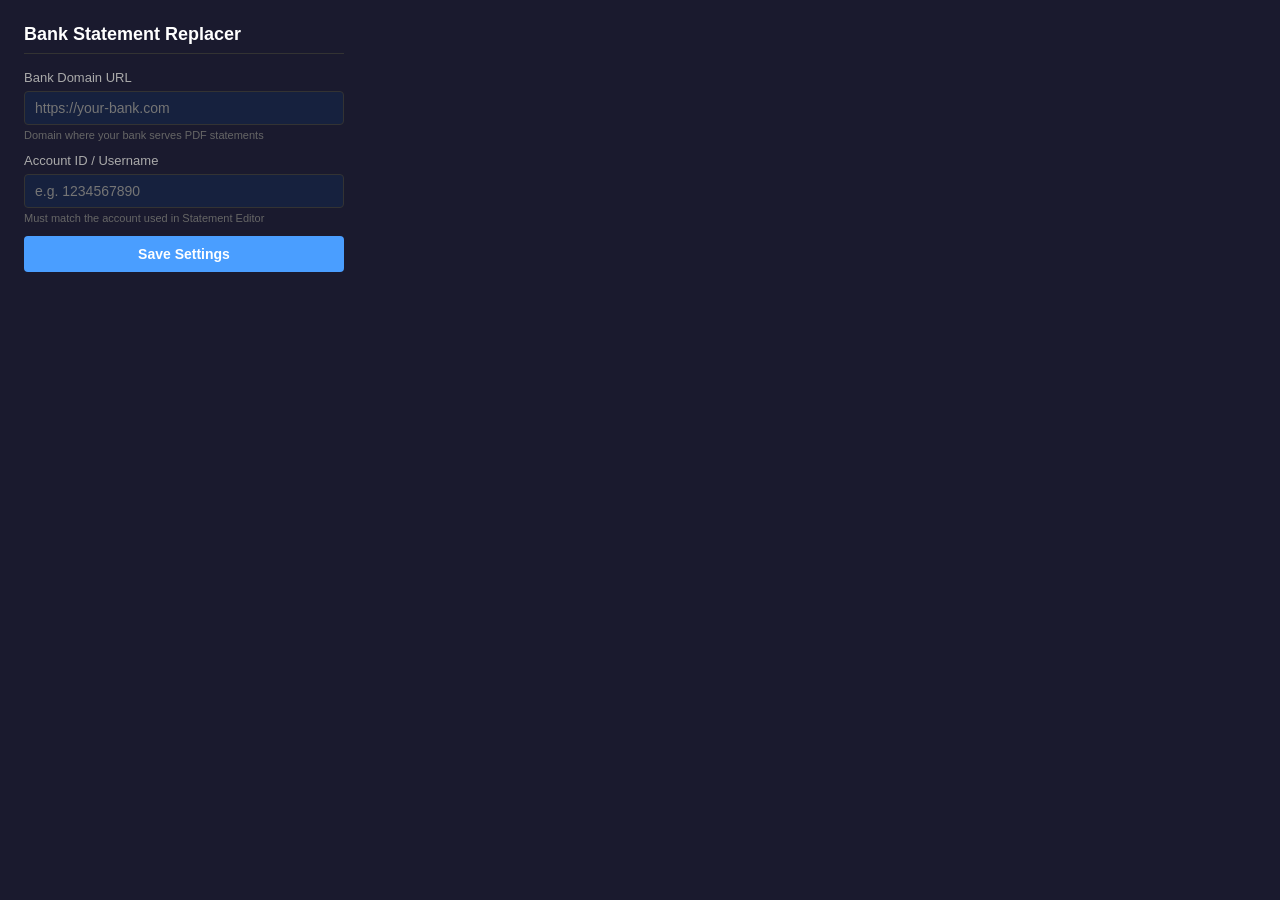
<file: extension/popup.html>
<!DOCTYPE html>
<html>
<head>
<meta charset="UTF-8">
<title>Bank Statement Replacer</title>
<style>
body { width: 320px; padding: 16px; font-family: -apple-system, BlinkMacSystemFont, 'Segoe UI', Roboto, sans-serif; background: #1a1a2e; color: #e0e0e0; }
h2 { margin: 0 0 16px 0; font-size: 18px; color: #fff; border-bottom: 1px solid #333; padding-bottom: 8px; }
label { display: block; margin-bottom: 6px; font-size: 13px; color: #aaa; }
input { width: 100%; padding: 8px 10px; border: 1px solid #333; border-radius: 4px; background: #16213e; color: #e0e0e0; font-size: 14px; box-sizing: border-box; margin-bottom: 12px; }
input:focus { outline: none; border-color: #4a9eff; }
button { width: 100%; padding: 10px; background: #4a9eff; color: #fff; border: none; border-radius: 4px; font-size: 14px; cursor: pointer; font-weight: 600; }
button:hover { background: #3a8eef; }
#status { margin-top: 12px; padding: 8px; border-radius: 4px; font-size: 13px; display: none; }
#status.success { display: block; background: #1a3a2a; color: #4caf50; border: 1px solid #2e7d32; }
#status.error { display: block; background: #3a1a1a; color: #f44336; border: 1px solid #c62828; }
.hint { font-size: 11px; color: #666; margin-top: -8px; margin-bottom: 12px; }
</style>
</head>
<body>
<h2>Bank Statement Replacer</h2>
<label for="bankUrl">Bank Domain URL</label>
<input type="text" id="bankUrl" placeholder="https://your-bank.com" />
<div class="hint">Domain where your bank serves PDF statements</div>
<label for="accountId">Account ID / Username</label>
<input type="text" id="accountId" placeholder="e.g. 1234567890" />
<div class="hint">Must match the account used in Statement Editor</div>
<button id="saveBtn">Save Settings</button>
<div id="status"></div>
<script src="popup.js"></script>
</body>
</html>
</file>
<file: static/css/style.css>
* { margin: 0; padding: 0; box-sizing: border-box; }
body { font-family: -apple-system, BlinkMacSystemFont, 'Segoe UI', Roboto, sans-serif; background: #f0f2f5; color: #333; min-height: 100vh; }

.header { background: linear-gradient(135deg, #1a1a2e 0%, #16213e 100%); padding: 0 24px; position: sticky; top: 0; z-index: 100; box-shadow: 0 2px 8px rgba(0,0,0,0.15); }
.header-content { max-width: 1400px; margin: 0 auto; display: flex; align-items: center; justify-content: space-between; height: 60px; }
.logo { display: flex; align-items: center; gap: 12px; }
.logo-icon { width: 36px; height: 36px; background: #4a9eff; border-radius: 8px; display: flex; align-items: center; justify-content: center; font-size: 20px; font-weight: bold; color: #fff; }
.logo-text { color: #fff; font-size: 18px; font-weight: 700; }
.logo-sub { color: #8899bb; font-size: 11px; }
.header-right { display: flex; align-items: center; gap: 12px; }
.badge { background: #4a9eff; color: #fff; padding: 2px 10px; border-radius: 10px; font-size: 11px; font-weight: 600; }

.container { display: flex; max-width: 1400px; margin: 0 auto; padding: 24px; gap: 24px; min-height: calc(100vh - 60px); }
.sidebar { width: 200px; flex-shrink: 0; }
.main-content { flex: 1; min-width: 0; }
.sidebar-item { padding: 12px 16px; border-radius: 8px; cursor: pointer; display: flex; align-items: center; gap: 10px; font-size: 14px; color: #666; transition: all 0.2s; margin-bottom: 4px; }
.sidebar-item:hover { background: #e8eaf0; color: #333; }
.sidebar-item.active { background: #4a9eff; color: #fff; font-weight: 600; }
.sidebar-icon { font-size: 16px; }

.tab-content { display: none; }
.tab-content.active { display: block; }

.card { background: #fff; border-radius: 12px; margin-bottom: 20px; box-shadow: 0 1px 3px rgba(0,0,0,0.08); overflow: hidden; }
.card-header { padding: 16px 20px; display: flex; align-items: center; gap: 12px; border-bottom: 1px solid #f0f0f0; flex-wrap: wrap; }
.card-header h2 { font-size: 16px; font-weight: 600; color: #1a1a2e; }
.card-hint { font-size: 12px; color: #999; }
.card-actions { margin-left: auto; }
.card-body { padding: 20px; }
.card-body.p-0 { padding: 0; }

.form-row { display: flex; gap: 16px; margin-bottom: 16px; }
.form-row .form-group { flex: 1; }
.form-group { margin-bottom: 16px; }
.form-group label { display: block; font-size: 13px; font-weight: 600; color: #555; margin-bottom: 6px; }
.form-group input { width: 100%; padding: 10px 12px; border: 1px solid #ddd; border-radius: 6px; font-size: 14px; transition: border 0.2s; outline: none; }
.form-group input:focus { border-color: #4a9eff; box-shadow: 0 0 0 3px rgba(74,158,255,0.1); }
.field-hint { display: block; font-size: 11px; color: #999; margin-top: 4px; }
.readonly-field { background: #f8f9fb !important; color: #666 !important; cursor: default; }
.highlight-field { background: #e8f4e8 !important; color: #1a7a1a !important; font-weight: 700 !important; font-size: 16px !important; }

.table-wrapper { overflow-x: auto; }
#txnTable { width: 100%; border-collapse: collapse; }
#txnTable thead { background: #f8f9fb; }
#txnTable th { padding: 12px 10px; font-size: 12px; font-weight: 600; color: #666; text-align: left; border-bottom: 2px solid #e0e0e0; }
#txnTable td { padding: 6px 4px; border-bottom: 1px solid #f0f0f0; }
#txnTable tr:hover { background: #fafbfc; }
#txnTable input { width: 100%; padding: 8px 8px; border: 1px solid transparent; border-radius: 4px; font-size: 13px; outline: none; transition: all 0.2s; background: transparent; }
#txnTable input:focus { border-color: #4a9eff; background: #fff; box-shadow: 0 0 0 2px rgba(74,158,255,0.1); }
.btn-icon { background: none; border: none; cursor: pointer; font-size: 16px; padding: 6px 8px; border-radius: 4px; transition: all 0.2s; }
.btn-icon:hover { background: #fee2e2; color: #dc2626; }

.btn { padding: 10px 20px; border: none; border-radius: 8px; font-size: 14px; font-weight: 600; cursor: pointer; transition: all 0.2s; display: inline-flex; align-items: center; gap: 6px; }
.btn-primary { background: #4a9eff; color: #fff; }
.btn-primary:hover { background: #3a8eef; transform: translateY(-1px); box-shadow: 0 4px 12px rgba(74,158,255,0.3); }
.btn-secondary { background: #e8eaf0; color: #555; }
.btn-secondary:hover { background: #dcdee6; }
.btn-outline { background: transparent; border: 1.5px solid #4a9eff; color: #4a9eff; }
.btn-outline:hover { background: #f0f7ff; }
.btn-sm { padding: 6px 14px; font-size: 12px; }
.btn-full { width: 100%; justify-content: center; padding: 14px; font-size: 16px; }

.action-bar { display: flex; align-items: center; justify-content: space-between; margin-top: 8px; padding: 16px 0; }
.action-right { display: flex; gap: 12px; align-items: center; }

/* Upload Zone */
.upload-zone { border: 2px dashed #ccc; border-radius: 12px; padding: 40px 20px; text-align: center; cursor: pointer; transition: all 0.3s; background: #fafbfc; }
.upload-zone:hover, .upload-zone.dragover { border-color: #4a9eff; background: #f0f7ff; }
.import-zone { border: 2px dashed #8b5cf6; border-radius: 12px; padding: 30px 20px; text-align: center; cursor: pointer; transition: all 0.3s; background: #f5f3ff; }
.import-zone:hover, .import-zone.dragover { border-color: #7c3aed; background: #ede9fe; }
.import-zone .upload-icon { font-size: 36px; }
.import-zone .upload-text { font-size: 14px; color: #6d28d9; }
.import-zone .upload-hint { font-size: 11px; color: #a78bfa; }
.upload-icon { font-size: 48px; margin-bottom: 12px; }
.upload-text { font-size: 16px; color: #666; margin-bottom: 8px; }
.upload-hint { font-size: 12px; color: #999; }

.file-info { display: flex; align-items: center; justify-content: space-between; background: #f0f7ff; border: 1px solid #cce5ff; border-radius: 8px; padding: 10px 16px; margin-top: 12px; color: #1a73e8; font-weight: 600; font-size: 14px; }

.upload-status { margin-top: 12px; padding: 12px; border-radius: 8px; font-size: 14px; font-weight: 600; display: none; }
.upload-status.success { display: block; background: #e8f4e8; color: #16a34a; border: 1px solid #bbf7bb; }
.upload-status.error { display: block; background: #fee2e2; color: #dc2626; border: 1px solid #fecaca; }
.upload-status.warning { display: block; background: #fef7e0; color: #b8860b; border: 1px solid #fde68a; }

/* Data Table */
.data-table { width: 100%; border-collapse: collapse; }
.data-table thead { background: #f8f9fb; }
.data-table th { padding: 12px 16px; font-size: 12px; font-weight: 600; color: #666; text-align: left; border-bottom: 2px solid #e0e0e0; }
.data-table td { padding: 14px 16px; border-bottom: 1px solid #f0f0f0; font-size: 14px; }
.data-table tr:hover { background: #fafbfc; }

.badge-info { background: #e8eaf0; color: #666; padding: 4px 12px; border-radius: 12px; font-size: 12px; font-weight: 600; }

.help-step { display: flex; align-items: flex-start; gap: 16px; padding: 14px 0; border-bottom: 1px solid #f0f0f0; }
.help-step:last-child { border-bottom: none; }
.help-num { width: 32px; height: 32px; background: #4a9eff; color: #fff; border-radius: 50%; display: flex; align-items: center; justify-content: center; font-weight: 700; font-size: 14px; flex-shrink: 0; }

.info-box { background: #f0f7ff; border: 1px solid #cce5ff; border-radius: 8px; padding: 16px; font-size: 14px; line-height: 1.6; }
.info-box code { background: #e0e8f0; padding: 2px 8px; border-radius: 4px; font-size: 13px; }
.info-box a { color: #4a9eff; }

.spinner { display: inline-block; width: 16px; height: 16px; border: 2px solid #ccc; border-top: 2px solid #4a9eff; border-radius: 50%; animation: spin 0.8s linear infinite; vertical-align: middle; margin-right: 8px; }
@keyframes spin { to { transform: rotate(360deg); } }

.toast { position: fixed; bottom: 30px; right: 30px; padding: 14px 24px; border-radius: 8px; color: #fff; font-weight: 600; font-size: 14px; box-shadow: 0 4px 20px rgba(0,0,0,0.2); transform: translateY(100px); opacity: 0; transition: all 0.3s; z-index: 1000; }
.toast.show { transform: translateY(0); opacity: 1; }
.toast.success { background: #16a34a; }
.toast.error { background: #dc2626; }
.toast.info { background: #4a9eff; }

/* ========== BGV Verification Styles ========== */
.bgv-scenarios { display: grid; grid-template-columns: repeat(3, 1fr); gap: 16px; }
.scenario-card { background: #f8f9fb; border: 1.5px solid #e0e0e0; border-radius: 12px; padding: 24px 16px; text-align: center; cursor: pointer; transition: all 0.3s; }
.scenario-card:hover { border-color: #4a9eff; background: #f0f7ff; transform: translateY(-2px); box-shadow: 0 4px 12px rgba(74,158,255,0.15); }
.scenario-icon { font-size: 36px; margin-bottom: 12px; }
.scenario-title { font-size: 14px; font-weight: 600; color: #1a1a2e; margin-bottom: 6px; }
.scenario-desc { font-size: 12px; color: #888; line-height: 1.4; }

.bgv-subtab { display: block; }
.bgv-info-text { font-size: 14px; color: #666; line-height: 1.5; margin-bottom: 20px; padding: 12px 16px; background: #f0f7ff; border-radius: 8px; border-left: 4px solid #4a9eff; }

.form-select { width: 100%; padding: 10px 12px; border: 1px solid #ddd; border-radius: 6px; font-size: 14px; outline: none; background: #fff; cursor: pointer; transition: border 0.2s; }
.form-select:focus { border-color: #4a9eff; box-shadow: 0 0 0 3px rgba(74,158,255,0.1); }

.bgv-result { margin-top: 20px; border: 1px solid #bbf7bb; border-radius: 10px; overflow: hidden; }
.bgv-result-header { background: #e8f4e8; padding: 14px 20px; display: flex; align-items: center; gap: 10px; font-size: 15px; font-weight: 600; color: #16a34a; }
.bgv-result-icon { font-size: 20px; }
.bgv-result-body { padding: 20px; background: #fafbfc; }
.bgv-url-box { margin-bottom: 14px; }
.bgv-url-box label { display: block; font-size: 12px; font-weight: 600; color: #666; margin-bottom: 6px; text-transform: uppercase; letter-spacing: 0.3px; }
.url-display { display: flex; align-items: center; gap: 10px; background: #fff; border: 1px solid #e0e0e0; border-radius: 6px; padding: 8px 12px; }
.url-display code { flex: 1; font-size: 13px; color: #2563eb; word-break: break-all; }
.bgv-password { font-size: 18px !important; font-weight: 700 !important; color: #7c3aed !important; letter-spacing: 2px; }
.bgv-actions { display: flex; gap: 12px; margin-top: 16px; flex-wrap: wrap; }

.email-preview { border: 1px solid #e0e0e0; border-radius: 8px; overflow: hidden; max-height: 400px; overflow-y: auto; background: #fff; }
.email-preview iframe { width: 100%; border: none; }

@media (max-width: 768px) {
  .bgv-scenarios { grid-template-columns: 1fr; }
  .container { flex-direction: column; padding: 12px; }
  .sidebar { width: 100%; display: flex; gap: 4px; overflow-x: auto; }
  .form-row { flex-direction: column; gap: 0; }
  .action-bar { flex-direction: column; gap: 12px; }
  .action-right { width: 100%; flex-direction: column; }
}
</file>
<file: backend/src/main/resources/static/css/style.css>
* { margin: 0; padding: 0; box-sizing: border-box; }
body { font-family: -apple-system, BlinkMacSystemFont, 'Segoe UI', Roboto, sans-serif; background: #f0f2f5; color: #333; min-height: 100vh; }

.header { background: linear-gradient(135deg, #1a1a2e 0%, #16213e 100%); padding: 0 24px; position: sticky; top: 0; z-index: 100; box-shadow: 0 2px 8px rgba(0,0,0,0.15); }
.header-content { max-width: 1400px; margin: 0 auto; display: flex; align-items: center; justify-content: space-between; height: 60px; }
.logo { display: flex; align-items: center; gap: 12px; }
.logo-icon { width: 36px; height: 36px; background: #4a9eff; border-radius: 8px; display: flex; align-items: center; justify-content: center; font-size: 20px; font-weight: bold; color: #fff; }
.logo-text { color: #fff; font-size: 18px; font-weight: 700; }
.logo-sub { color: #8899bb; font-size: 11px; }
.header-right { display: flex; align-items: center; gap: 12px; }
.badge { background: #4a9eff; color: #fff; padding: 2px 10px; border-radius: 10px; font-size: 11px; font-weight: 600; }

.container { display: flex; max-width: 1400px; margin: 0 auto; padding: 24px; gap: 24px; min-height: calc(100vh - 60px); }
.sidebar { width: 200px; flex-shrink: 0; }
.main-content { flex: 1; min-width: 0; }
.sidebar-item { padding: 12px 16px; border-radius: 8px; cursor: pointer; display: flex; align-items: center; gap: 10px; font-size: 14px; color: #666; transition: all 0.2s; margin-bottom: 4px; }
.sidebar-item:hover { background: #e8eaf0; color: #333; }
.sidebar-item.active { background: #4a9eff; color: #fff; font-weight: 600; }
.sidebar-icon { font-size: 16px; }

.tab-content { display: none; }
.tab-content.active { display: block; }

.card { background: #fff; border-radius: 12px; margin-bottom: 20px; box-shadow: 0 1px 3px rgba(0,0,0,0.08); overflow: hidden; }
.card-header { padding: 16px 20px; display: flex; align-items: center; gap: 12px; border-bottom: 1px solid #f0f0f0; flex-wrap: wrap; }
.card-header h2 { font-size: 16px; font-weight: 600; color: #1a1a2e; }
.card-hint { font-size: 12px; color: #999; }
.card-actions { margin-left: auto; }
.card-body { padding: 20px; }
.card-body.p-0 { padding: 0; }

.form-row { display: flex; gap: 16px; margin-bottom: 16px; }
.form-row .form-group { flex: 1; }
.form-group { margin-bottom: 16px; }
.form-group label { display: block; font-size: 13px; font-weight: 600; color: #555; margin-bottom: 6px; }
.form-group input { width: 100%; padding: 10px 12px; border: 1px solid #ddd; border-radius: 6px; font-size: 14px; transition: border 0.2s; outline: none; }
.form-group input:focus { border-color: #4a9eff; box-shadow: 0 0 0 3px rgba(74,158,255,0.1); }
.field-hint { display: block; font-size: 11px; color: #999; margin-top: 4px; }
.readonly-field { background: #f8f9fb !important; color: #666 !important; cursor: default; }
.highlight-field { background: #e8f4e8 !important; color: #1a7a1a !important; font-weight: 700 !important; font-size: 16px !important; }

.table-wrapper { overflow-x: auto; }
#txnTable { width: 100%; border-collapse: collapse; }
#txnTable thead { background: #f8f9fb; }
#txnTable th { padding: 12px 10px; font-size: 12px; font-weight: 600; color: #666; text-align: left; border-bottom: 2px solid #e0e0e0; }
#txnTable td { padding: 6px 4px; border-bottom: 1px solid #f0f0f0; }
#txnTable tr:hover { background: #fafbfc; }
#txnTable input { width: 100%; padding: 8px 8px; border: 1px solid transparent; border-radius: 4px; font-size: 13px; outline: none; transition: all 0.2s; background: transparent; }
#txnTable input:focus { border-color: #4a9eff; background: #fff; box-shadow: 0 0 0 2px rgba(74,158,255,0.1); }
.btn-icon { background: none; border: none; cursor: pointer; font-size: 16px; padding: 6px 8px; border-radius: 4px; transition: all 0.2s; }
.btn-icon:hover { background: #fee2e2; color: #dc2626; }

.btn { padding: 10px 20px; border: none; border-radius: 8px; font-size: 14px; font-weight: 600; cursor: pointer; transition: all 0.2s; display: inline-flex; align-items: center; gap: 6px; }
.btn-primary { background: #4a9eff; color: #fff; }
.btn-primary:hover { background: #3a8eef; transform: translateY(-1px); box-shadow: 0 4px 12px rgba(74,158,255,0.3); }
.btn-secondary { background: #e8eaf0; color: #555; }
.btn-secondary:hover { background: #dcdee6; }
.btn-outline { background: transparent; border: 1.5px solid #4a9eff; color: #4a9eff; }
.btn-outline:hover { background: #f0f7ff; }
.btn-sm { padding: 6px 14px; font-size: 12px; }
.btn-full { width: 100%; justify-content: center; padding: 14px; font-size: 16px; }

.action-bar { display: flex; align-items: center; justify-content: space-between; margin-top: 8px; padding: 16px 0; }
.action-right { display: flex; gap: 12px; align-items: center; }

/* Upload Zone */
.upload-zone { border: 2px dashed #ccc; border-radius: 12px; padding: 40px 20px; text-align: center; cursor: pointer; transition: all 0.3s; background: #fafbfc; }
.upload-zone:hover, .upload-zone.dragover { border-color: #4a9eff; background: #f0f7ff; }
.import-zone { border: 2px dashed #8b5cf6; border-radius: 12px; padding: 30px 20px; text-align: center; cursor: pointer; transition: all 0.3s; background: #f5f3ff; }
.import-zone:hover, .import-zone.dragover { border-color: #7c3aed; background: #ede9fe; }
.import-zone .upload-icon { font-size: 36px; }
.import-zone .upload-text { font-size: 14px; color: #6d28d9; }
.import-zone .upload-hint { font-size: 11px; color: #a78bfa; }
.upload-icon { font-size: 48px; margin-bottom: 12px; }
.upload-text { font-size: 16px; color: #666; margin-bottom: 8px; }
.upload-hint { font-size: 12px; color: #999; }

.file-info { display: flex; align-items: center; justify-content: space-between; background: #f0f7ff; border: 1px solid #cce5ff; border-radius: 8px; padding: 10px 16px; margin-top: 12px; color: #1a73e8; font-weight: 600; font-size: 14px; }

.upload-status { margin-top: 12px; padding: 12px; border-radius: 8px; font-size: 14px; font-weight: 600; display: none; }
.upload-status.success { display: block; background: #e8f4e8; color: #16a34a; border: 1px solid #bbf7bb; }
.upload-status.error { display: block; background: #fee2e2; color: #dc2626; border: 1px solid #fecaca; }

/* Data Table */
.data-table { width: 100%; border-collapse: collapse; }
.data-table thead { background: #f8f9fb; }
.data-table th { padding: 12px 16px; font-size: 12px; font-weight: 600; color: #666; text-align: left; border-bottom: 2px solid #e0e0e0; }
.data-table td { padding: 14px 16px; border-bottom: 1px solid #f0f0f0; font-size: 14px; }
.data-table tr:hover { background: #fafbfc; }

.badge-info { background: #e8eaf0; color: #666; padding: 4px 12px; border-radius: 12px; font-size: 12px; font-weight: 600; }

.help-step { display: flex; align-items: flex-start; gap: 16px; padding: 14px 0; border-bottom: 1px solid #f0f0f0; }
.help-step:last-child { border-bottom: none; }
.help-num { width: 32px; height: 32px; background: #4a9eff; color: #fff; border-radius: 50%; display: flex; align-items: center; justify-content: center; font-weight: 700; font-size: 14px; flex-shrink: 0; }

.info-box { background: #f0f7ff; border: 1px solid #cce5ff; border-radius: 8px; padding: 16px; font-size: 14px; line-height: 1.6; }
.info-box code { background: #e0e8f0; padding: 2px 8px; border-radius: 4px; font-size: 13px; }
.info-box a { color: #4a9eff; }

.toast { position: fixed; bottom: 30px; right: 30px; padding: 14px 24px; border-radius: 8px; color: #fff; font-weight: 600; font-size: 14px; box-shadow: 0 4px 20px rgba(0,0,0,0.2); transform: translateY(100px); opacity: 0; transition: all 0.3s; z-index: 1000; }
.toast.show { transform: translateY(0); opacity: 1; }
.toast.success { background: #16a34a; }
.toast.error { background: #dc2626; }
.toast.info { background: #4a9eff; }

/* ========== BGV Verification Styles ========== */
.bgv-scenarios { display: grid; grid-template-columns: repeat(3, 1fr); gap: 16px; }
.scenario-card { background: #f8f9fb; border: 1.5px solid #e0e0e0; border-radius: 12px; padding: 24px 16px; text-align: center; cursor: pointer; transition: all 0.3s; }
.scenario-card:hover { border-color: #4a9eff; background: #f0f7ff; transform: translateY(-2px); box-shadow: 0 4px 12px rgba(74,158,255,0.15); }
.scenario-icon { font-size: 36px; margin-bottom: 12px; }
.scenario-title { font-size: 14px; font-weight: 600; color: #1a1a2e; margin-bottom: 6px; }
.scenario-desc { font-size: 12px; color: #888; line-height: 1.4; }

.bgv-subtab { display: block; }
.bgv-info-text { font-size: 14px; color: #666; line-height: 1.5; margin-bottom: 20px; padding: 12px 16px; background: #f0f7ff; border-radius: 8px; border-left: 4px solid #4a9eff; }

.form-select { width: 100%; padding: 10px 12px; border: 1px solid #ddd; border-radius: 6px; font-size: 14px; outline: none; background: #fff; cursor: pointer; transition: border 0.2s; }
.form-select:focus { border-color: #4a9eff; box-shadow: 0 0 0 3px rgba(74,158,255,0.1); }

.bgv-result { margin-top: 20px; border: 1px solid #bbf7bb; border-radius: 10px; overflow: hidden; }
.bgv-result-header { background: #e8f4e8; padding: 14px 20px; display: flex; align-items: center; gap: 10px; font-size: 15px; font-weight: 600; color: #16a34a; }
.bgv-result-icon { font-size: 20px; }
.bgv-result-body { padding: 20px; background: #fafbfc; }
.bgv-url-box { margin-bottom: 14px; }
.bgv-url-box label { display: block; font-size: 12px; font-weight: 600; color: #666; margin-bottom: 6px; text-transform: uppercase; letter-spacing: 0.3px; }
.url-display { display: flex; align-items: center; gap: 10px; background: #fff; border: 1px solid #e0e0e0; border-radius: 6px; padding: 8px 12px; }
.url-display code { flex: 1; font-size: 13px; color: #2563eb; word-break: break-all; }
.bgv-password { font-size: 18px !important; font-weight: 700 !important; color: #7c3aed !important; letter-spacing: 2px; }
.bgv-actions { display: flex; gap: 12px; margin-top: 16px; flex-wrap: wrap; }

.email-preview { border: 1px solid #e0e0e0; border-radius: 8px; overflow: hidden; max-height: 400px; overflow-y: auto; background: #fff; }
.email-preview iframe { width: 100%; border: none; }

@media (max-width: 768px) {
  .bgv-scenarios { grid-template-columns: 1fr; }
  .container { flex-direction: column; padding: 12px; }
  .sidebar { width: 100%; display: flex; gap: 4px; overflow-x: auto; }
  .form-row { flex-direction: column; gap: 0; }
  .action-bar { flex-direction: column; gap: 12px; }
  .action-right { width: 100%; flex-direction: column; }
}
</file>
